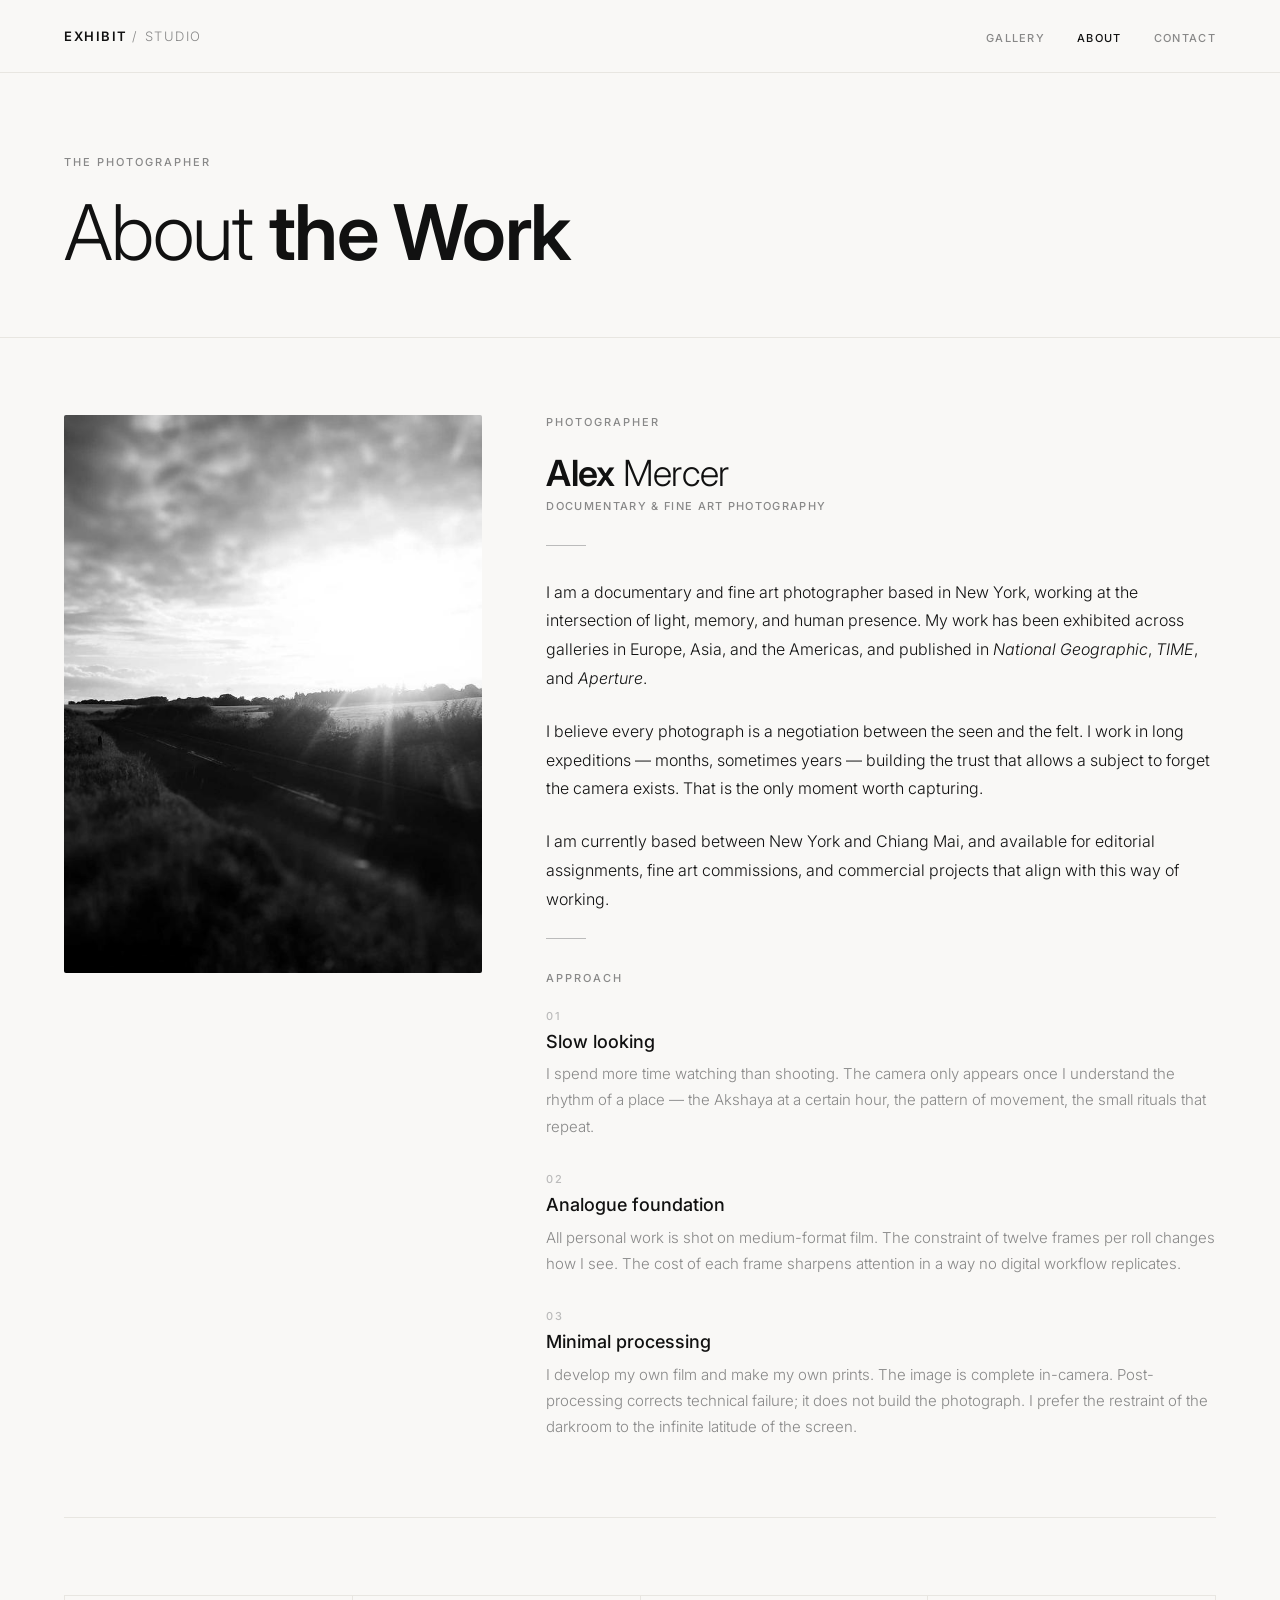
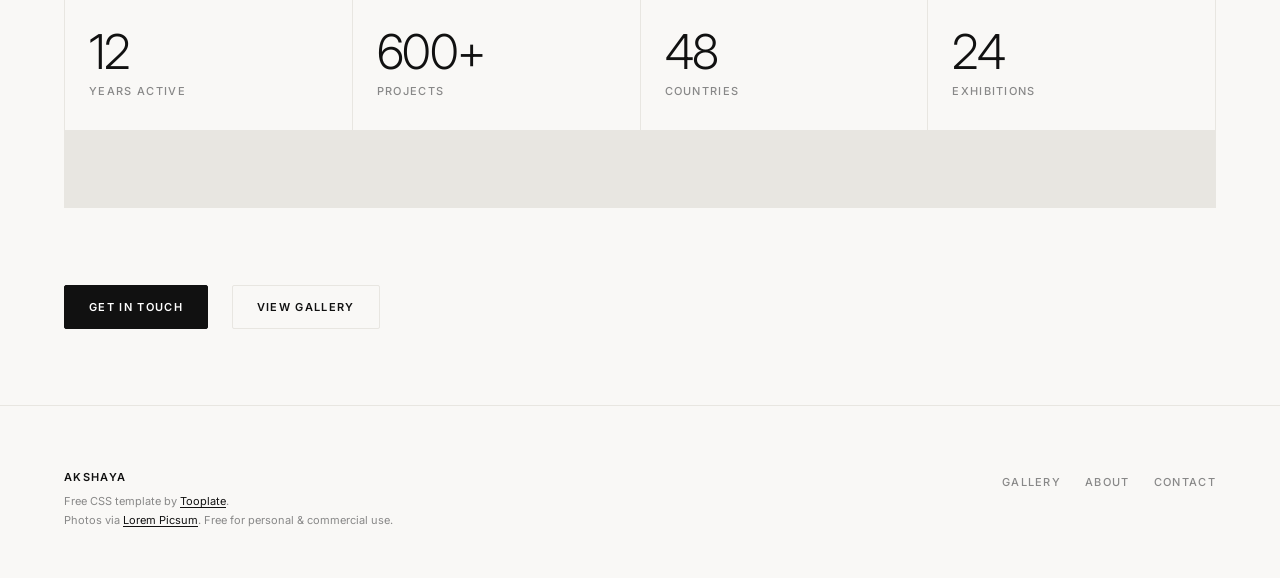
<file: about.html>
<!DOCTYPE html>
<html lang="en">
<head>
  <meta charset="UTF-8" />
  <meta name="viewport" content="width=device-width, initial-scale=1.0" />
  <title>About — Akshaya</title>
  <meta name="description" content="About the photographer — ." />

  <!--
Tooplate 2160 Akshaya
https://www.tooplate.com/view/2160-exhibit-studio
Free HTML CSS Template
-->

  <link rel="preconnect" href="https://fonts.googleapis.com" />
  <link rel="preconnect" href="https://fonts.gstatic.com" crossorigin />
  <link href="https://fonts.googleapis.com/css2?family=Inter:wght@300;400;500;600&display=swap" rel="stylesheet" />
  <link rel="stylesheet" href="tooplate-exhibit-style.css" />
</head>
<body>

  <!-- ═══════════════════════════════════════════════════════════════
       NAVIGATION
       ═══════════════════════════════════════════════════════════════ -->
  <nav class="site-nav" role="navigation" aria-label="Main">

    <div class="nav__bar">
      <!-- ↓ EDIT: Your studio / brand name -->
      <a href="index.html" class="nav__wordmark">Exhibit <span>/ Studio</span></a>

      <ul class="nav__links">
        <li><a href="index.html">Gallery</a></li>
        <li><a href="about.html" class="nav__link--active">About</a></li>
        <li><a href="contact.html">Contact</a></li>
      </ul>

      <button
        class="nav__hamburger"
        id="js-hamburger"
        aria-label="Open menu"
        aria-expanded="false"
        aria-controls="js-mobile-menu"
      >
        <span class="nav__hamburger-line"></span>
        <span class="nav__hamburger-line"></span>
        <span class="nav__hamburger-line"></span>
      </button>
    </div>

    <ul class="nav__mobile-menu" id="js-mobile-menu" aria-hidden="true">
      <li><a href="index.html">Gallery</a></li>
      <li><a href="about.html" class="nav__link--active">About</a></li>
      <li><a href="contact.html">Contact</a></li>
    </ul>

  </nav>


  <!-- ═══════════════════════════════════════════════════════════════
       HERO
       ═══════════════════════════════════════════════════════════════ -->
  <header class="page-hero">
    <p class="page-hero__tag">The Photographer</p>
    <!-- ↓ EDIT: Your name or studio tagline -->
    <h1 class="page-hero__title">About <strong>the Work</strong></h1>
  </header>


  <!-- ═══════════════════════════════════════════════════════════════
       ABOUT CONTENT
       ═══════════════════════════════════════════════════════════════ -->
  <main class="about-body">

    <!-- ── Portrait + Bio ──────────────────────────────────────── -->
    <div class="about-intro">

      <div class="about-portrait">
        <!-- ↓ EDIT: Replace with your portrait photo -->
        <img
          src="images/tooplate-about-image.jpg"
          width="600"
          height="800"
          alt="Portrait of the photographer"
          class="about-portrait__img"
          loading="eager"
        />
      </div>

      <div class="about-bio">
        <p class="about-bio__label">Photographer</p>

        <!-- ↓ EDIT: Your full name -->
        <h2 class="about-bio__name"><strong>Alex</strong> Mercer</h2>
        <!-- ↓ EDIT: Your title or specialty -->
        <p class="about-bio__title">Documentary &amp; Fine Art Photography</p>

        <div class="about-bio__divider" aria-hidden="true"></div>

        <!-- ↓ EDIT: Your bio paragraphs (2–3 is ideal) -->
        <p class="about-bio__text">
          I am a documentary and fine art photographer based in New York, working at the
          intersection of light, memory, and human presence. My work has been exhibited
          across galleries in Europe, Asia, and the Americas, and published in
          <em>National Geographic</em>, <em>TIME</em>, and <em>Aperture</em>.
        </p>
        <p class="about-bio__text">
          I believe every photograph is a negotiation between the seen and the felt.
          I work in long expeditions — months, sometimes years — building the trust
          that allows a subject to forget the camera exists. That is the only moment
          worth capturing.
        </p>
        <p class="about-bio__text">
          I am currently based between New York and Chiang Mai, and available for
          editorial assignments, fine art commissions, and commercial projects
          that align with this way of working.
        </p>

        <!-- ── Approach ──────────────────────────────────────────── -->
        <div class="about-bio__divider" aria-hidden="true"></div>
        <p class="about-bio__label">Approach</p>

        <div class="about-approach__items">

          <!-- ↓ EDIT: Your working philosophy — 3 points is ideal -->
          <div class="about-approach__item">
            <div class="about-approach__item-number">01</div>
            <h3 class="about-approach__item-title">Slow looking</h3>
            <p class="about-approach__item-text">
              I spend more time watching than shooting. The camera only appears once
              I understand the rhythm of a place — the Akshaya at a certain hour,
              the pattern of movement, the small rituals that repeat.
            </p>
          </div>

          <div class="about-approach__item">
            <div class="about-approach__item-number">02</div>
            <h3 class="about-approach__item-title">Analogue foundation</h3>
            <p class="about-approach__item-text">
              All personal work is shot on medium-format film. The constraint of
              twelve frames per roll changes how I see. The cost of each frame
              sharpens attention in a way no digital workflow replicates.
            </p>
          </div>

          <div class="about-approach__item">
            <div class="about-approach__item-number">03</div>
            <h3 class="about-approach__item-title">Minimal processing</h3>
            <p class="about-approach__item-text">
              I develop my own film and make my own prints. The image is complete
              in-camera. Post-processing corrects technical failure; it does not
              build the photograph. I prefer the restraint of the darkroom
              to the infinite latitude of the screen.
            </p>
          </div>

        </div>

      </div>

    </div><!-- /about-intro -->


    <!-- ── Stats ────────────────────────────────────────────────── -->
    <div class="about-stats">

      <!-- ↓ EDIT: Update your career stats -->
      <div class="about-stat">
        <div class="about-stat__number">12</div>
        <div class="about-stat__label">Years active</div>
      </div>

      <div class="about-stat">
        <div class="about-stat__number">600+</div>
        <div class="about-stat__label">Projects</div>
      </div>

      <div class="about-stat">
        <div class="about-stat__number">48</div>
        <div class="about-stat__label">Countries</div>
      </div>

      <div class="about-stat">
        <div class="about-stat__number">24</div>
        <div class="about-stat__label">Exhibitions</div>
      </div>

    </div><!-- /about-stats -->


    <!-- ── CTA ──────────────────────────────────────────────────── -->
    <div class="about-cta">
      <!-- ↓ EDIT: Link to your gallery and contact page -->
      <a href="contact.html" class="btn btn--primary">Get in touch</a>
      <a href="index.html"   class="btn btn--ghost">View gallery</a>
    </div>

  </main>


  <!-- ═══════════════════════════════════════════════════════════════
       FOOTER
       ═══════════════════════════════════════════════════════════════ -->
  <footer class="site-footer">
    <div>
      <!-- ↓ EDIT: Your studio name -->
      <p class="footer__brand">Akshaya</p>
      <p class="footer__credit">
        Free CSS template by <a href="https://www.tooplate.com/view/2160-exhibit-studio" target="_blank" rel="nofollow">Tooplate</a>.<br>
        Photos via <a href="https://picsum.photos" target="_blank" rel="noopener">Lorem Picsum</a>. Free for personal &amp; commercial use.
      </p>
    </div>
    <ul class="footer__nav">
      <li><a href="index.html">Gallery</a></li>
      <li><a href="about.html">About</a></li>
      <li><a href="contact.html">Contact</a></li>
    </ul>
  </footer>

  <!-- ═══════════════════════════════════════════════════════════════
       JAVASCRIPT — Hamburger menu only
       ═══════════════════════════════════════════════════════════════ -->
  <script src="tooplate-exhibit-script.js"></script>

</body>
</html>
</file>
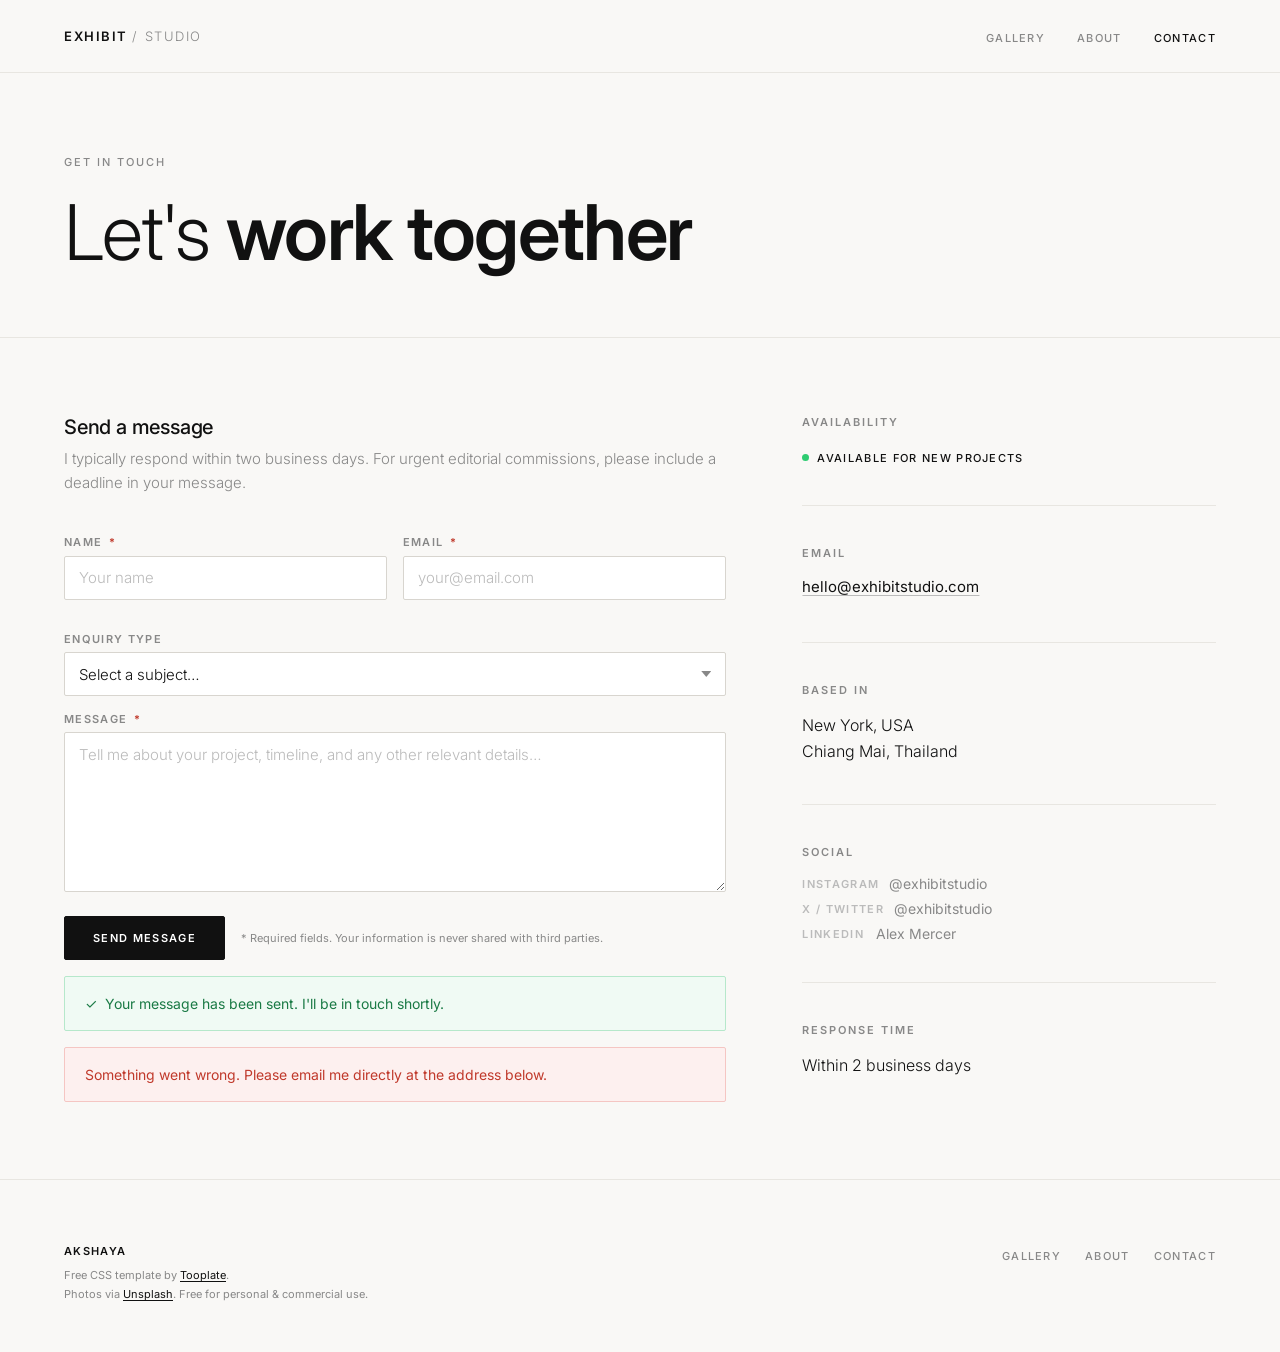
<file: contact.html>
<!DOCTYPE html>
<html lang="en">
<head>
  <meta charset="UTF-8" />
  <meta name="viewport" content="width=device-width, initial-scale=1.0" />
  <title>Contact — Akshaya</title>
  <meta name="description" content="Get in touch with Akshaya." />

  <!--
Tooplate 2160 Akshaya
https://www.tooplate.com/view/2160-exhibit-studio
Free HTML CSS Template
-->

  <link rel="preconnect" href="https://fonts.googleapis.com" />
  <link rel="preconnect" href="https://fonts.gstatic.com" crossorigin />
  <link href="https://fonts.googleapis.com/css2?family=Inter:wght@300;400;500;600&display=swap" rel="stylesheet" />
  <link rel="stylesheet" href="tooplate-exhibit-style.css" />
</head>
<body>

  <!-- ═══════════════════════════════════════════════════════════════
       NAVIGATION
       ═══════════════════════════════════════════════════════════════ -->
  <nav class="site-nav" role="navigation" aria-label="Main">

    <div class="nav__bar">
      <!-- ↓ EDIT: Your studio / brand name -->
      <a href="index.html" class="nav__wordmark">Exhibit <span>/ Studio</span></a>

      <ul class="nav__links">
        <li><a href="index.html">Gallery</a></li>
        <li><a href="about.html">About</a></li>
        <li><a href="contact.html" class="nav__link--active">Contact</a></li>
      </ul>

      <button
        class="nav__hamburger"
        id="js-hamburger"
        aria-label="Open menu"
        aria-expanded="false"
        aria-controls="js-mobile-menu"
      >
        <span class="nav__hamburger-line"></span>
        <span class="nav__hamburger-line"></span>
        <span class="nav__hamburger-line"></span>
      </button>
    </div>

    <ul class="nav__mobile-menu" id="js-mobile-menu" aria-hidden="true">
      <li><a href="index.html">Gallery</a></li>
      <li><a href="about.html">About</a></li>
      <li><a href="contact.html" class="nav__link--active">Contact</a></li>
    </ul>

  </nav>


  <!-- ═══════════════════════════════════════════════════════════════
       HERO
       ═══════════════════════════════════════════════════════════════ -->
  <header class="page-hero">
    <p class="page-hero__tag">Get in touch</p>
    <!-- ↓ EDIT: Your contact page headline -->
    <h1 class="page-hero__title">Let's <strong>work together</strong></h1>
  </header>


  <!-- ═══════════════════════════════════════════════════════════════
       CONTACT CONTENT
       ═══════════════════════════════════════════════════════════════ -->
  <main class="contact-body">

    <div class="contact-grid">

      <!-- ── Contact Form ──────────────────────────────────────── -->
      <div class="contact-form-wrap">

        <h2 class="contact-form__heading">Send a message</h2>
        <!-- ↓ EDIT: Adjust the subheading to match your response time -->
        <p class="contact-form__subheading">
          I typically respond within two business days. For urgent editorial
          commissions, please include a deadline in your message.
        </p>

        <!-- ↓ EDIT: To connect this form to a backend, replace the
             action="#" with your form endpoint (Formspree, Netlify Forms, etc.)
             The JS below handles client-side validation and a simulated submit. -->
        <form id="js-contact-form" novalidate>

          <div class="form-row">
            <!-- Name -->
            <div class="form-field">
              <label class="form-label" for="field-name">
                Name <span class="required" aria-hidden="true">*</span>
              </label>
              <input
                type="text"
                id="field-name"
                name="name"
                class="form-input"
                placeholder="Your name"
                autocomplete="name"
                required
              />
              <span class="field-error" id="err-name">Please enter your name.</span>
            </div>

            <!-- Email -->
            <div class="form-field">
              <label class="form-label" for="field-email">
                Email <span class="required" aria-hidden="true">*</span>
              </label>
              <input
                type="email"
                id="field-email"
                name="email"
                class="form-input"
                placeholder="your@email.com"
                autocomplete="email"
                required
              />
              <span class="field-error" id="err-email">Please enter a valid email address.</span>
            </div>
          </div>

          <!-- Subject / enquiry type -->
          <div class="form-field">
            <label class="form-label" for="field-subject">Enquiry type</label>
            <div class="form-select-wrap">
              <select id="field-subject" name="subject" class="form-select">
                <!-- ↓ EDIT: Update options to match your services -->
                <option value="">Select a subject…</option>
                <option value="editorial">Editorial assignment</option>
                <option value="commercial">Commercial project</option>
                <option value="fineart">Fine art print</option>
                <option value="workshop">Workshop / talk</option>
                <option value="other">Other</option>
              </select>
            </div>
          </div>

          <!-- Message -->
          <div class="form-field">
            <label class="form-label" for="field-message">
              Message <span class="required" aria-hidden="true">*</span>
            </label>
            <textarea
              id="field-message"
              name="message"
              class="form-textarea"
              placeholder="Tell me about your project, timeline, and any other relevant details…"
              required
            ></textarea>
            <span class="field-error" id="err-message">Please write a message.</span>
          </div>

          <!-- Submit -->
          <div class="form-submit">
            <button type="submit" class="btn-submit" id="js-submit-btn">
              Send message
            </button>
            <p class="form-note">
              * Required fields. Your information is never shared with third parties.
            </p>
          </div>

          <!-- Feedback messages -->
          <div class="form-message is-success" id="js-success" role="alert">
            ✓ &nbsp;Your message has been sent. I'll be in touch shortly.
          </div>
          <div class="form-message is-error" id="js-error" role="alert">
            Something went wrong. Please email me directly at the address below.
          </div>

        </form>

      </div><!-- /contact-form-wrap -->


      <!-- ── Sidebar info ──────────────────────────────────────── -->
      <aside class="contact-info" aria-label="Contact information">

        <!-- Availability -->
        <div class="contact-info__section">
          <p class="contact-info__label">Availability</p>
          <!-- ↓ EDIT: Toggle the dot to red (#e74c3c) and change text when unavailable -->
          <div class="availability">
            <span class="availability__dot"></span>
            Available for new projects
          </div>
        </div>

        <!-- Direct email -->
        <div class="contact-info__section">
          <p class="contact-info__label">Email</p>
          <!-- ↓ EDIT: Replace with your email address -->
          <a href="mailto:hello@exhibitstudio.com" class="contact-info__link">
            hello@exhibitstudio.com
          </a>
        </div>

        <!-- Based in -->
        <div class="contact-info__section">
          <p class="contact-info__label">Based in</p>
          <!-- ↓ EDIT: Your location(s) -->
          <p class="contact-info__value">
            New York, USA<br>
            Chiang Mai, Thailand
          </p>
        </div>

        <!-- Social links -->
        <div class="contact-info__section">
          <p class="contact-info__label">Social</p>
          <div class="social-links">

            <!-- ↓ EDIT: Replace href values with your actual social URLs -->
            <a href="https://instagram.com/" target="_blank" rel="noopener" class="social-link">
              <span class="social-link__platform">Instagram</span>
              @exhibitstudio
            </a>

            <a href="https://twitter.com/" target="_blank" rel="noopener" class="social-link">
              <span class="social-link__platform">X / Twitter</span>
              @exhibitstudio
            </a>

            <a href="https://linkedin.com/" target="_blank" rel="noopener" class="social-link">
              <span class="social-link__platform">LinkedIn</span>
              Alex Mercer
            </a>

          </div>
        </div>

        <!-- Response time -->
        <div class="contact-info__section">
          <p class="contact-info__label">Response time</p>
          <p class="contact-info__value">Within 2 business days</p>
        </div>

      </aside><!-- /contact-info -->

    </div><!-- /contact-grid -->

  </main>


  <!-- ═══════════════════════════════════════════════════════════════
       FOOTER
       ═══════════════════════════════════════════════════════════════ -->
  <footer class="site-footer">
    <div>
      <!-- ↓ EDIT: Your studio name -->
      <p class="footer__brand">Akshaya</p>
      <p class="footer__credit">
        Free CSS template by <a href="https://www.tooplate.com/view/2160-exhibit-studio" target="_blank" rel="nofollow">Tooplate</a>.<br>
        Photos via <a href="https://unsplash.com" target="_blank" rel="noopener">Unsplash</a>. Free for personal &amp; commercial use.
      </p>
    </div>
    <ul class="footer__nav">
      <li><a href="index.html">Gallery</a></li>
      <li><a href="about.html">About</a></li>
      <li><a href="contact.html">Contact</a></li>
    </ul>
  </footer>


  <!-- ═══════════════════════════════════════════════════════════════
       JAVASCRIPT — Hamburger + Form validation
       ═══════════════════════════════════════════════════════════════ -->
  <script src="tooplate-exhibit-script.js"></script>

</body>
</html>
</file>
<file: tooplate-exhibit-style.css>
/*
Tooplate 2160 Akshaya
https://www.tooplate.com/view/2160-exhibit-studio
Free HTML CSS Template
*/

/* ═══════════════════════════════════════════════════════════════
       DESIGN TOKENS — Edit these to restyle the entire template
       ═══════════════════════════════════════════════════════════════ */
    :root {

      /* ── Palette ─────────────────────────────────────────────── */
      --color-page-background:    #f9f8f6;   /* Off-white canvas                */
      --color-surface:            #ffffff;   /* Card / panel backgrounds        */
      --color-text-primary:       #111111;   /* Headlines, nav links            */
      --color-text-secondary:     #888888;   /* Sub-labels, meta info           */
      --color-text-tertiary:      #bbbbbb;   /* Dividers, faint labels          */
      --color-accent:             #111111;   /* Hover underlines, active states */
      --color-border-subtle:      #e8e6e1;   /* Hairline borders                */

      /* ── Caption Overlay ─────────────────────────────────────── */
      --color-caption-background: rgba(0, 0, 0, 0.72);  /* Semi-transparent bar */
      --color-caption-text:       #ffffff;
      --color-caption-meta:       rgba(255, 255, 255, 0.60);

      /* ── Lightbox (Lightroom Mode) ───────────────────────────── */
      --color-lightbox-backdrop:  rgba(8, 8, 8, 0.97);
      --color-lightbox-ui:        rgba(255, 255, 255, 0.85);
      --color-lightbox-ui-hover:  #ffffff;
      --color-lightbox-meta:      rgba(255, 255, 255, 0.50);

      /* ── Typography ──────────────────────────────────────────── */
      --font-family:              'Inter', -apple-system, BlinkMacSystemFont, sans-serif;
      --font-size-wordmark:       0.8125rem;  /* NAV logo text             */
      --font-size-label:          0.6875rem;  /* Tags, meta, small labels  */
      --font-size-caption-title:  0.8125rem;  /* Overlay photo title       */
      --font-size-caption-meta:   0.6875rem;  /* Overlay photographer meta */
      --font-size-hero-title:     clamp(2.25rem, 6vw, 5rem);
      --font-size-hero-sub:       clamp(0.75rem, 1.5vw, 0.875rem);
      --font-size-footer:         0.6875rem;
      --letter-spacing-wide:      0.12em;
      --letter-spacing-wider:     0.18em;

      /* ── Page Spacing ────────────────────────────────────────── */
      --space-page-x:             clamp(1.5rem, 5vw, 6rem);  /* Left/right margin  */
      --space-page-top:           2rem;
      --space-nav-height:         4.5rem;
      --space-hero-top:           clamp(3rem, 6vw, 6rem);
      --space-hero-bottom:        clamp(2.5rem, 5vw, 5rem);
      --space-section-gap:        clamp(1rem, 2vw, 1.5rem);
      --space-footer-top:         clamp(3rem, 5vw, 5rem);

      /* ── Masonry Grid ────────────────────────────────────────── */
      --grid-column-gap:          clamp(0.625rem, 1.25vw, 1.125rem); /* Gap between columns */
      --grid-item-margin-bottom:  clamp(0.625rem, 1.25vw, 1.125rem); /* Gap between rows    */
      --grid-columns-wide:        4;   /* ≥1400px */
      --grid-columns-desktop:     3;   /* ≥900px  */
      --grid-columns-tablet:      2;   /* ≥560px  */
      --grid-columns-mobile:      1;   /* <560px  */
      --grid-border-radius:       2px;

      /* ── Transitions ─────────────────────────────────────────── */
      --transition-caption:       transform 0.38s cubic-bezier(0.4, 0, 0.2, 1),
                                  opacity  0.38s cubic-bezier(0.4, 0, 0.2, 1);
      --transition-image-scale:   transform 0.55s cubic-bezier(0.25, 0.46, 0.45, 0.94);
      --transition-lightbox:      opacity 0.28s ease;
      --transition-lightbox-img:  opacity 0.22s ease, transform 0.28s cubic-bezier(0.4, 0, 0.2, 1);

      /* ── Contact Form Colors ──────────────────────────────────── */
      --color-input-bg:           #ffffff;
      --color-input-border:       #d8d5cf;
      --color-input-focus:        #111111;
      --color-success-bg:         #f0faf4;
      --color-success-text:       #1a7a45;
      --color-success-border:     #b6e8cb;
      --color-error-text:         #c0392b;

    }

    /* ═══════════════════════════════════════════════════════════════
       RESET & BASE
       ═══════════════════════════════════════════════════════════════ */
    *, *::before, *::after { box-sizing: border-box; margin: 0; padding: 0; }

    html {
      font-family:          var(--font-family);
      font-size:            16px;
      background-color:     var(--color-page-background);
      color:                var(--color-text-primary);
      -webkit-font-smoothing: antialiased;
      text-rendering:       optimizeLegibility;
      scroll-behavior:      smooth;
    }

    body { min-height: 100vh; }

    img { display: block; width: 100%; height: auto; }

    a { color: inherit; text-decoration: none; }

    /* ═══════════════════════════════════════════════════════════════
       NAVIGATION
       ═══════════════════════════════════════════════════════════════ */
    .site-nav {
      position:         sticky;
      top:              0;
      z-index:          200;
      background-color: var(--color-page-background);
      border-bottom:    1px solid var(--color-border-subtle);
    }

    /* ── Top bar (wordmark + hamburger / desktop links) ────────── */
    .nav__bar {
      display:          flex;
      align-items:      center;
      justify-content:  space-between;
      height:           var(--space-nav-height);
      padding:          0 var(--space-page-x);
    }

    .nav__wordmark {
      font-size:      var(--font-size-wordmark);
      font-weight:    600;
      letter-spacing: var(--letter-spacing-wide);
      text-transform: uppercase;
      color:          var(--color-text-primary);
    }

    .nav__wordmark span {
      font-weight:    300;
      color:          var(--color-text-secondary);
    }

    /* ── Desktop links (hidden on mobile) ───────────────────────── */
    .nav__links {
      display:        flex;
      align-items:    center;
      gap:            2rem;
      list-style:     none;
    }

    .nav__links a {
      font-size:      var(--font-size-label);
      font-weight:    500;
      letter-spacing: var(--letter-spacing-wide);
      text-transform: uppercase;
      color:          var(--color-text-secondary);
      transition:     color 0.2s ease;
    }

    .nav__links a:hover { color: var(--color-text-primary); }

    .nav__links .nav__link--active { color: var(--color-text-primary); }

    /* ── Hamburger button (hidden on desktop) ───────────────────── */
    .nav__hamburger {
      display:          none;
      flex-direction:   column;
      justify-content:  center;
      align-items:      center;
      gap:              5px;
      width:            2.5rem;
      height:           2.5rem;
      background:       transparent;
      border:           none;
      cursor:           pointer;
      padding:          0.25rem;
      border-radius:    4px;
      -webkit-tap-highlight-color: transparent;
    }

    .nav__hamburger-line {
      display:          block;
      width:            22px;
      height:           1.5px;
      background:       var(--color-text-primary);
      border-radius:    2px;
      transition:       transform 0.3s ease, opacity 0.3s ease, width 0.3s ease;
      transform-origin: center;
    }

    /* Animate to X when open */
    .nav__hamburger[aria-expanded="true"] .nav__hamburger-line:nth-child(1) {
      transform: translateY(6.5px) rotate(45deg);
    }
    .nav__hamburger[aria-expanded="true"] .nav__hamburger-line:nth-child(2) {
      opacity:  0;
      width:    0;
    }
    .nav__hamburger[aria-expanded="true"] .nav__hamburger-line:nth-child(3) {
      transform: translateY(-6.5px) rotate(-45deg);
    }

    /* ── Mobile drawer ──────────────────────────────────────────── */
    .nav__mobile-menu {
      display:          none;           /* JS toggles .is-open */
      flex-direction:   column;
      padding:          0 var(--space-page-x) 1.5rem;
      border-top:       1px solid var(--color-border-subtle);
      background-color: var(--color-page-background);

      /* Slide-down animation */
      overflow:         hidden;
      max-height:       0;
      opacity:          0;
      transition:       max-height 0.35s cubic-bezier(0.4, 0, 0.2, 1),
                        opacity    0.25s ease,
                        padding    0.35s ease;
    }

    .nav__mobile-menu.is-open {
      max-height:       20rem;
      opacity:          1;
      padding-top:      1.25rem;
    }

    .nav__mobile-menu li {
      list-style: none;
      border-bottom: 1px solid var(--color-border-subtle);
    }

    .nav__mobile-menu li:last-child { border-bottom: none; }

    .nav__mobile-menu a {
      display:          block;
      padding:          0.9rem 0;
      font-size:        0.8125rem;
      font-weight:      500;
      letter-spacing:   var(--letter-spacing-wide);
      text-transform:   uppercase;
      color:            var(--color-text-secondary);
      transition:       color 0.2s ease;
    }

    .nav__mobile-menu a:hover,
    .nav__mobile-menu .nav__link--active { color: var(--color-text-primary); }

    /* ── Responsive switch ──────────────────────────────────────── */
    @media (max-width: 680px) {
      .nav__links     { display: none; }
      .nav__hamburger { display: flex; }
      .nav__mobile-menu { display: flex; }
    }

    /* ═══════════════════════════════════════════════════════════════
       HERO HEADER
       ═══════════════════════════════════════════════════════════════ */
    .site-hero {
      padding:         var(--space-hero-top) var(--space-page-x) var(--space-hero-bottom);
      border-bottom:   1px solid var(--color-border-subtle);
    }

    .hero__tag {
      display:         inline-block;
      font-size:       var(--font-size-label);
      font-weight:     500;
      letter-spacing:  var(--letter-spacing-wider);
      text-transform:  uppercase;
      color:           var(--color-text-secondary);
      margin-bottom:   1.5rem;
    }

    .hero__title {
      font-size:       var(--font-size-hero-title);
      font-weight:     300;
      line-height:     1.05;
      letter-spacing:  -0.02em;
      max-width:       14ch;
      margin-bottom:   1.75rem;
    }

    .hero__title strong { font-weight: 600; }

    .hero__meta {
      display:         flex;
      align-items:     center;
      gap:             1.5rem;
    }

    .hero__count {
      font-size:       var(--font-size-hero-sub);
      font-weight:     400;
      letter-spacing:  var(--letter-spacing-wide);
      color:           var(--color-text-secondary);
    }

    .hero__rule {
      flex:            1;
      max-width:       4rem;
      height:          1px;
      background:      var(--color-text-tertiary);
    }

    .hero__desc {
      font-size:       var(--font-size-hero-sub);
      color:           var(--color-text-secondary);
      max-width:       48ch;
      line-height:     1.6;
    }

    /* ═══════════════════════════════════════════════════════════════
       FILTER BAR  (optional — remove this section if not needed)
       ═══════════════════════════════════════════════════════════════ */

    /* ═══════════════════════════════════════════════════════════════
       FILTER BAR  (optional — remove this section if not needed)
       ═══════════════════════════════════════════════════════════════ */
    .gallery-filter-wrap {
      border-bottom: 1px solid var(--color-border-subtle);
    }

    .gallery-filter {
      display:         flex;
      align-items:     center;
      flex-wrap:       wrap;       /* All buttons visible — no hidden scroll */
      gap:             0.375rem;
      padding:         0.75rem var(--space-page-x);
    }

    .filter__btn {
      /* 44px minimum tap target height for touch usability */
      min-height:      2.75rem;
      padding:         0 1rem;
      font-family:     var(--font-family);
      font-size:       var(--font-size-label);
      font-weight:     500;
      letter-spacing:  var(--letter-spacing-wide);
      text-transform:  uppercase;
      color:           var(--color-text-secondary);
      background:      transparent;
      border:          1px solid transparent;
      border-radius:   999px;
      cursor:          pointer;
      transition:      all 0.2s ease;
      -webkit-tap-highlight-color: transparent;
      white-space:     nowrap;     /* Each label stays on one line */
    }

    .filter__btn:hover {
      color:           var(--color-text-primary);
      border-color:    var(--color-border-subtle);
    }

    .filter__btn.is-active {
      color:           var(--color-surface);
      background:      var(--color-text-primary);
      border-color:    var(--color-text-primary);
    }

    /* On touch devices: always show caption (no hover state exists) */
    @media (hover: none) {
      .gallery__caption {
        transform:   translateY(0);
        opacity:     1;
      }
    }

    /* ═══════════════════════════════════════════════════════════════
       MASONRY GALLERY  ← THE GRID
       CSS Columns masonry — no JavaScript required for the layout.
       ═══════════════════════════════════════════════════════════════ */
    .gallery {
      padding:         var(--space-section-gap) var(--space-page-x);

      /* CSS Columns masonry */
      column-count:    var(--grid-columns-desktop);
      column-gap:      var(--grid-column-gap);
    }

    /* ── Responsive column counts ─────────────────────────────── */
    @media (min-width: 1400px) {
      .gallery { column-count: var(--grid-columns-wide); }
    }

    @media (max-width: 900px) {
      .gallery { column-count: var(--grid-columns-tablet); }
    }

    @media (max-width: 560px) {
      .gallery { column-count: var(--grid-columns-mobile); }
    }

    /* ── Gallery Item ─────────────────────────────────────────── */
    .gallery__item {
      position:        relative;
      display:         block;          /* Prevents column-break artifacts */
      break-inside:    avoid;          /* Prevents images from splitting   */
      margin-bottom:   var(--grid-item-margin-bottom);
      border-radius:   var(--grid-border-radius);
      overflow:        hidden;
      cursor:          pointer;
      background:      var(--color-border-subtle);  /* Placeholder while image loads */
    }

    /* ── Image zoom on hover ──────────────────────────────────── */
    .gallery__image {
      width:           100%;
      height:          auto;
      display:         block;
      transition:      var(--transition-image-scale);
      will-change:     transform;
    }

    .gallery__item:hover .gallery__image {
      transform:       scale(1.035);
    }

    /* ── Caption Overlay ──────────────────────────────────────── */
    .gallery__caption {
      position:        absolute;
      bottom:          0;
      left:            0;
      right:           0;
      padding:         var(--space-section-gap) 1rem 0.875rem;

      /* Gradient for legibility even without the bar background */
      background:      linear-gradient(
                         to top,
                         var(--color-caption-background) 0%,
                         rgba(0,0,0,0) 100%
                       );

      /* ── Hidden by default; slides up on hover ── */
      transform:       translateY(100%);
      opacity:         0;
      transition:      var(--transition-caption);
    }

    .gallery__item:hover .gallery__caption {
      transform:       translateY(0);
      opacity:         1;
    }

    .gallery__caption-title {
      display:         block;
      font-size:       var(--font-size-caption-title);
      font-weight:     500;
      color:           var(--color-caption-text);
      margin-bottom:   0.25rem;
      white-space:     nowrap;
      overflow:        hidden;
      text-overflow:   ellipsis;
    }

    .gallery__caption-meta {
      display:         block;
      font-size:       var(--font-size-caption-meta);
      font-weight:     400;
      letter-spacing:  var(--letter-spacing-wide);
      color:           var(--color-caption-meta);
      text-transform:  uppercase;
    }

    /* ── Lightbox indicator icon ──────────────────────────────── */
    .gallery__expand-icon {
      position:        absolute;
      top:             0.75rem;
      right:           0.75rem;
      width:           1.75rem;
      height:          1.75rem;
      display:         flex;
      align-items:     center;
      justify-content: center;
      background:      rgba(0, 0, 0, 0.45);
      border-radius:   50%;
      opacity:         0;
      transition:      opacity 0.25s ease;
    }

    .gallery__expand-icon svg {
      width:  12px;
      height: 12px;
      stroke: #fff;
      fill:   none;
    }

    .gallery__item:hover .gallery__expand-icon { opacity: 1; }

    /* ═══════════════════════════════════════════════════════════════
       LIGHTBOX  —  "Lightroom Mode"
       Opened via JS when any gallery image is clicked.
       ═══════════════════════════════════════════════════════════════ */
    .lightbox {
      position:        fixed;
      inset:           0;
      z-index:         1000;
      display:         flex;
      flex-direction:  column;
      background:      var(--color-lightbox-backdrop);

      /* Hidden state */
      opacity:         0;
      pointer-events:  none;
      transition:      var(--transition-lightbox);
    }

    .lightbox.is-open {
      opacity:         1;
      pointer-events:  all;
    }

    /* ── Lightbox top bar ─────────────────────────────────────── */
    .lightbox__bar {
      display:         flex;
      align-items:     center;
      justify-content: space-between;
      padding:         1rem 1.5rem;
      flex-shrink:     0;
    }

    .lightbox__counter {
      font-size:       var(--font-size-label);
      font-weight:     400;
      letter-spacing:  var(--letter-spacing-wide);
      color:           var(--color-lightbox-meta);
    }

    .lightbox__close {
      width:           2.25rem;
      height:          2.25rem;
      display:         flex;
      align-items:     center;
      justify-content: center;
      background:      transparent;
      border:          none;
      border-radius:   50%;
      color:           var(--color-lightbox-ui);
      cursor:          pointer;
      transition:      background 0.2s ease, color 0.2s ease;
    }

    .lightbox__close:hover {
      background:      rgba(255,255,255,0.1);
      color:           var(--color-lightbox-ui-hover);
    }

    .lightbox__close svg {
      width:  18px;
      height: 18px;
      stroke: currentColor;
      fill:   none;
      stroke-width: 1.5;
    }

    /* ── Lightbox stage (image area) ──────────────────────────── */
    .lightbox__stage {
      flex:            1;
      display:         flex;
      align-items:     center;
      justify-content: center;
      position:        relative;
      padding:         0 5rem;
      overflow:        hidden;
    }

    @media (max-width: 560px) {
      .lightbox__stage { padding: 0 3rem; }
    }

    .lightbox__image {
      max-width:       100%;
      max-height:      100%;
      object-fit:      contain;
      border-radius:   1px;
      box-shadow:      0 30px 80px rgba(0,0,0,0.6);

      /* Transition when swapping images */
      opacity:         1;
      transform:       scale(1);
      transition:      var(--transition-lightbox-img);
    }

    .lightbox__image.is-loading {
      opacity:         0;
      transform:       scale(0.97);
    }

    /* ── Lightbox navigation arrows ───────────────────────────── */
    .lightbox__nav {
      position:        absolute;
      top:             50%;
      transform:       translateY(-50%);
      width:           3rem;
      height:          3rem;
      display:         flex;
      align-items:     center;
      justify-content: center;
      background:      rgba(255,255,255,0.08);
      border:          1px solid rgba(255,255,255,0.12);
      border-radius:   50%;
      color:           var(--color-lightbox-ui);
      cursor:          pointer;
      transition:      background 0.2s ease, color 0.2s ease;
    }

    .lightbox__nav:hover {
      background:      rgba(255,255,255,0.18);
      color:           var(--color-lightbox-ui-hover);
    }

    .lightbox__nav svg {
      width:  16px;
      height: 16px;
      stroke: currentColor;
      fill:   none;
      stroke-width: 1.75;
    }

    .lightbox__nav--prev { left:  1.25rem; }
    .lightbox__nav--next { right: 1.25rem; }

    /* ── Lightbox caption / bottom bar ───────────────────────── */
    .lightbox__caption {
      padding:         1.25rem 1.5rem 1.75rem;
      flex-shrink:     0;
      text-align:      center;
    }

    .lightbox__caption-title {
      font-size:       0.9375rem;
      font-weight:     500;
      color:           var(--color-lightbox-ui);
      margin-bottom:   0.3rem;
    }

    .lightbox__caption-meta {
      font-size:       var(--font-size-label);
      font-weight:     400;
      letter-spacing:  var(--letter-spacing-wide);
      text-transform:  uppercase;
      color:           var(--color-lightbox-meta);
    }

    /* ═══════════════════════════════════════════════════════════════
       FOOTER
       ═══════════════════════════════════════════════════════════════ */
    .site-footer {
      padding:         var(--space-footer-top) var(--space-page-x) 3rem;
      border-top:      1px solid var(--color-border-subtle);
      display:         flex;
      align-items:     flex-start;
      justify-content: space-between;
      gap:             2rem;
      flex-wrap:       wrap;
    }

    .footer__brand {
      font-size:       var(--font-size-footer);
      font-weight:     600;
      letter-spacing:  var(--letter-spacing-wide);
      text-transform:  uppercase;
      color:           var(--color-text-primary);
      margin-bottom:   0.5rem;
    }

    .footer__credit {
      font-size:       var(--font-size-footer);
      color:           var(--color-text-secondary);
      line-height:     1.7;
    }

    .footer__credit a {
      color:           var(--color-text-primary);
      text-decoration: underline;
      text-underline-offset: 2px;
    }

    .footer__nav {
      display:         flex;
      gap:             1.5rem;
      list-style:      none;
    }

    .footer__nav a {
      font-size:       var(--font-size-footer);
      font-weight:     500;
      letter-spacing:  var(--letter-spacing-wide);
      text-transform:  uppercase;
      color:           var(--color-text-secondary);
      transition:      color 0.2s ease;
    }

    .footer__nav a:hover { color: var(--color-text-primary); }

    /* ═══════════════════════════════════════════════════════════════
       UTILITIES
       ═══════════════════════════════════════════════════════════════ */
    .visually-hidden {
      position:   absolute;
      width:      1px;
      height:     1px;
      overflow:   hidden;
      clip:       rect(0,0,0,0);
      white-space: nowrap;
    }

/* ═══════════════════════════════════════════════════════════════
       PAGE HERO
       ═══════════════════════════════════════════════════════════════ */
    .page-hero {
      padding:       var(--space-hero-top) var(--space-page-x) var(--space-hero-bottom);
      border-bottom: 1px solid var(--color-border-subtle);
    }

    .page-hero__tag {
      display:        inline-block;
      font-size:      var(--font-size-label);
      font-weight:    500;
      letter-spacing: var(--letter-spacing-wider);
      text-transform: uppercase;
      color:          var(--color-text-secondary);
      margin-bottom:  1.5rem;
    }

    .page-hero__title {
      font-size:      var(--font-size-hero-title);
      font-weight:    300;
      line-height:    1.05;
      letter-spacing: -0.02em;
      max-width:      14ch;
    }

    .page-hero__title strong { font-weight: 600; }

    /* ═══════════════════════════════════════════════════════════════
       ABOUT LAYOUT
       ═══════════════════════════════════════════════════════════════ */
    .about-body {
      padding: clamp(3rem, 6vw, 6rem) var(--space-page-x);
    }

    /* ── Two-column: portrait + bio ─────────────────────────────── */
    .about-intro {
      display:               grid;
      grid-template-columns: 1fr 1.6fr;
      gap:                   clamp(2rem, 5vw, 5rem);
      align-items:           start;
      margin-bottom:         clamp(3rem, 6vw, 6rem);
      padding-bottom:        clamp(3rem, 6vw, 6rem);
      border-bottom:         1px solid var(--color-border-subtle);
    }

    @media (max-width: 720px) {
      .about-intro {
        grid-template-columns: 1fr;
      }
    }

    /* ── Portrait image ─────────────────────────────────────────── */
    .about-portrait {
      position:      relative;
    }

    .about-portrait__img {
      width:         100%;
      aspect-ratio:  3 / 4;
      object-fit:    cover;
      border-radius: 2px;
      display:       block;
    }

    /* ── Bio text ───────────────────────────────────────────────── */
    .about-bio__label {
      font-size:      var(--font-size-label);
      font-weight:    500;
      letter-spacing: var(--letter-spacing-wider);
      text-transform: uppercase;
      color:          var(--color-text-secondary);
      margin-bottom:  1.5rem;
    }

    .about-bio__name {
      font-size:      clamp(1.5rem, 3vw, 2.25rem);
      font-weight:    300;
      letter-spacing: -0.02em;
      line-height:    1.15;
      margin-bottom:  0.25rem;
    }

    .about-bio__name strong { font-weight: 600; }

    .about-bio__title {
      font-size:      var(--font-size-label);
      font-weight:    500;
      letter-spacing: var(--letter-spacing-wide);
      text-transform: uppercase;
      color:          var(--color-text-secondary);
      margin-bottom:  2rem;
    }

    .about-bio__divider {
      width:          2.5rem;
      height:         1px;
      background:     var(--color-text-tertiary);
      margin-bottom:  2rem;
    }

    .about-bio__text {
      font-size:      1rem;
      font-weight:    300;
      line-height:    1.8;
      color:          var(--color-text-primary);
      margin-bottom:  1.5rem;
    }

    .about-bio__text:last-of-type { margin-bottom: 0; }

    /* ── Stats row ──────────────────────────────────────────────── */
    .about-stats {
      display:               grid;
      grid-template-columns: repeat(4, 1fr);
      gap:                   1px;
      background:            var(--color-border-subtle);
      border:                1px solid var(--color-border-subtle);
      margin-bottom:         clamp(3rem, 6vw, 6rem);
      padding-bottom:        clamp(3rem, 6vw, 6rem);
      border-bottom:         1px solid var(--color-border-subtle);
    }

    @media (max-width: 600px) {
      .about-stats { grid-template-columns: repeat(2, 1fr); }
    }

    .about-stat {
      background:  var(--color-page-background);
      padding:     2rem 1.5rem;
    }

    .about-stat__number {
      font-size:      clamp(2rem, 4vw, 3rem);
      font-weight:    300;
      letter-spacing: -0.03em;
      line-height:    1;
      margin-bottom:  0.5rem;
    }

    .about-stat__label {
      font-size:      var(--font-size-label);
      font-weight:    500;
      letter-spacing: var(--letter-spacing-wide);
      text-transform: uppercase;
      color:          var(--color-text-secondary);
    }

    /* ── Approach items (inside bio column) ────────────────────── */
    .about-approach__items {
      display:        flex;
      flex-direction: column;
      gap:            2rem;
      margin-top:     0.5rem;
    }

    .about-approach__item-number {
      font-size:      var(--font-size-label);
      font-weight:    500;
      letter-spacing: var(--letter-spacing-wide);
      color:          var(--color-text-tertiary);
      margin-bottom:  0.5rem;
    }

    .about-approach__item-title {
      font-size:      1.125rem;
      font-weight:    500;
      margin-bottom:  0.6rem;
    }

    .about-approach__item-text {
      font-size:      0.9375rem;
      font-weight:    300;
      line-height:    1.75;
      color:          var(--color-text-secondary);
    }

    /* ── CTA row ────────────────────────────────────────────────── */
    .about-cta {
      display:     flex;
      align-items: center;
      gap:         1.5rem;
      flex-wrap:   wrap;
    }

    .btn {
      display:         inline-flex;
      align-items:     center;
      gap:             0.5rem;
      height:          2.75rem;
      padding:         0 1.5rem;
      font-family:     var(--font-family);
      font-size:       var(--font-size-label);
      font-weight:     600;
      letter-spacing:  var(--letter-spacing-wide);
      text-transform:  uppercase;
      border-radius:   2px;
      cursor:          pointer;
      transition:      all 0.2s ease;
      -webkit-tap-highlight-color: transparent;
    }

    .btn--primary {
      background:   var(--color-text-primary);
      color:        var(--color-surface);
      border:       1px solid var(--color-text-primary);
    }

    .btn--primary:hover {
      background:   transparent;
      color:        var(--color-text-primary);
    }

    .btn--ghost {
      background:   transparent;
      color:        var(--color-text-primary);
      border:       1px solid var(--color-border-subtle);
    }

    .btn--ghost:hover {
      border-color: var(--color-text-primary);
    }

/* ═══════════════════════════════════════════════════════════════
       CONTACT LAYOUT
       ═══════════════════════════════════════════════════════════════ */
    .contact-body {
      padding: clamp(3rem, 6vw, 6rem) var(--space-page-x);
    }

    /* ── Two columns: form (left) + info (right) ─────────────────── */
    .contact-grid {
      display:               grid;
      grid-template-columns: 1.6fr 1fr;
      gap:                   clamp(2.5rem, 6vw, 7rem);
      align-items:           start;
    }

    @media (max-width: 800px) {
      .contact-grid { grid-template-columns: 1fr; }
    }

    /* ═══════════════════════════════════════════════════════════════
       CONTACT FORM
       ═══════════════════════════════════════════════════════════════ */
    .contact-form__heading {
      font-size:      1.25rem;
      font-weight:    500;
      letter-spacing: -0.01em;
      margin-bottom:  0.5rem;
    }

    .contact-form__subheading {
      font-size:      0.9375rem;
      font-weight:    300;
      color:          var(--color-text-secondary);
      line-height:    1.6;
      margin-bottom:  2.5rem;
    }

    /* ── Field groups ───────────────────────────────────────────── */
    .form-row {
      display:               grid;
      grid-template-columns: 1fr 1fr;
      gap:                   1rem;
      margin-bottom:         1rem;
    }

    @media (max-width: 480px) {
      .form-row { grid-template-columns: 1fr; }
    }

    .form-field {
      display:        flex;
      flex-direction: column;
      gap:            0.4rem;
      margin-bottom:  1rem;
    }

    .form-field:last-child { margin-bottom: 0; }

    .form-label {
      font-size:      var(--font-size-label);
      font-weight:    600;
      letter-spacing: var(--letter-spacing-wide);
      text-transform: uppercase;
      color:          var(--color-text-secondary);
    }

    .form-label .required {
      color:      var(--color-error-text);
      margin-left: 2px;
    }

    /* ── Inputs & Textarea ──────────────────────────────────────── */
    .form-input,
    .form-textarea,
    .form-select {
      width:          100%;
      /* Minimum 44px height on mobile */
      min-height:     2.75rem;
      padding:        0.625rem 0.875rem;
      font-family:    var(--font-family);
      font-size:      0.9375rem;
      font-weight:    300;
      color:          var(--color-text-primary);
      background:     var(--color-input-bg);
      border:         1px solid var(--color-input-border);
      border-radius:  2px;
      appearance:     none;
      -webkit-appearance: none;
      outline:        none;
      transition:     border-color 0.2s ease, box-shadow 0.2s ease;
    }

    .form-input::placeholder,
    .form-textarea::placeholder { color: var(--color-text-tertiary); }

    .form-input:focus,
    .form-textarea:focus,
    .form-select:focus {
      border-color: var(--color-input-focus);
      box-shadow:   0 0 0 3px rgba(17,17,17,0.07);
    }

    .form-textarea {
      resize:      vertical;
      min-height:  10rem;
      line-height: 1.65;
    }

    /* Custom select arrow */
    .form-select-wrap {
      position: relative;
    }

    .form-select-wrap::after {
      content:        '';
      position:       absolute;
      right:          0.9rem;
      top:            50%;
      transform:      translateY(-50%);
      width:          10px;
      height:         6px;
      background:     var(--color-text-secondary);
      clip-path:      polygon(0 0, 100% 0, 50% 100%);
      pointer-events: none;
    }

    /* ── Submit button ──────────────────────────────────────────── */
    .form-submit {
      margin-top:   1.5rem;
      display:      flex;
      align-items:  center;
      gap:          1rem;
      flex-wrap:    wrap;
    }

    .btn-submit {
      display:         inline-flex;
      align-items:     center;
      gap:             0.5rem;
      height:          2.75rem;
      padding:         0 1.75rem;
      font-family:     var(--font-family);
      font-size:       var(--font-size-label);
      font-weight:     600;
      letter-spacing:  var(--letter-spacing-wide);
      text-transform:  uppercase;
      color:           var(--color-surface);
      background:      var(--color-text-primary);
      border:          1px solid var(--color-text-primary);
      border-radius:   2px;
      cursor:          pointer;
      transition:      all 0.2s ease;
      -webkit-tap-highlight-color: transparent;
    }

    .btn-submit:hover {
      background:   transparent;
      color:        var(--color-text-primary);
    }

    .btn-submit:disabled {
      opacity: 0.5;
      cursor:  not-allowed;
    }

    .form-note {
      font-size:   var(--font-size-label);
      color:       var(--color-text-secondary);
      line-height: 1.6;
    }

    /* ── Success / Error messages ───────────────────────────────── */
    .form-message {
      display:       none;
      padding:       1rem 1.25rem;
      border-radius: 2px;
      font-size:     0.875rem;
      font-weight:   400;
      line-height:   1.5;
      margin-top:    1rem;
    }

    .form-message.is-success {
      display:          block;
      background:       var(--color-success-bg);
      color:            var(--color-success-text);
      border:           1px solid var(--color-success-border);
    }

    .form-message.is-error {
      display:          block;
      background:       #fdf0ef;
      color:            var(--color-error-text);
      border:           1px solid #f5c6c3;
    }

    /* ── Field error state ──────────────────────────────────────── */
    .form-input.is-invalid,
    .form-textarea.is-invalid {
      border-color: var(--color-error-text);
    }

    .field-error {
      display:     none;
      font-size:   var(--font-size-label);
      color:       var(--color-error-text);
      margin-top:  0.2rem;
    }

    .field-error.is-visible { display: block; }

    /* ═══════════════════════════════════════════════════════════════
       CONTACT SIDEBAR INFO
       ═══════════════════════════════════════════════════════════════ */
    .contact-info {
      position:   sticky;
      top:        calc(var(--space-nav-height) + 2rem);
    }

    @media (max-width: 800px) {
      .contact-info { position: static; }
    }

    .contact-info__section {
      margin-bottom:  2.5rem;
      padding-bottom: 2.5rem;
      border-bottom:  1px solid var(--color-border-subtle);
    }

    .contact-info__section:last-child {
      margin-bottom:  0;
      padding-bottom: 0;
      border-bottom:  none;
    }

    .contact-info__label {
      font-size:      var(--font-size-label);
      font-weight:    600;
      letter-spacing: var(--letter-spacing-wider);
      text-transform: uppercase;
      color:          var(--color-text-secondary);
      margin-bottom:  1rem;
    }

    .contact-info__value {
      font-size:   1rem;
      font-weight: 300;
      line-height: 1.6;
    }

    .contact-info__link {
      display:        inline-block;
      font-size:      0.9375rem;
      font-weight:    400;
      color:          var(--color-text-primary);
      text-decoration: underline;
      text-underline-offset: 3px;
      text-decoration-color: var(--color-text-tertiary);
      transition:     text-decoration-color 0.2s ease;
      margin-bottom:  0.375rem;
    }

    .contact-info__link:hover {
      text-decoration-color: var(--color-text-primary);
    }

    /* ── Social links ───────────────────────────────────────────── */
    .social-links {
      display:        flex;
      flex-direction: column;
      gap:            0.5rem;
    }

    .social-link {
      display:        flex;
      align-items:    center;
      gap:            0.625rem;
      font-size:      0.875rem;
      font-weight:    400;
      color:          var(--color-text-secondary);
      transition:     color 0.2s ease;
    }

    .social-link:hover { color: var(--color-text-primary); }

    .social-link__platform {
      font-size:      var(--font-size-label);
      font-weight:    600;
      letter-spacing: var(--letter-spacing-wide);
      text-transform: uppercase;
      color:          var(--color-text-tertiary);
      min-width:      4rem;
    }

    /* ── Availability badge ─────────────────────────────────────── */
    .availability {
      display:      inline-flex;
      align-items:  center;
      gap:          0.5rem;
      font-size:    var(--font-size-label);
      font-weight:  500;
      letter-spacing: var(--letter-spacing-wide);
      text-transform: uppercase;
    }

    .availability__dot {
      width:         7px;
      height:        7px;
      border-radius: 50%;
      background:    #2ecc71;
      flex-shrink:   0;
      /* Pulse animation */
      animation:     pulse 2.4s ease-in-out infinite;
    }

    @keyframes pulse {
      0%, 100% { opacity: 1;   transform: scale(1); }
      50%      { opacity: 0.5; transform: scale(1.3); }
    }
</file>
